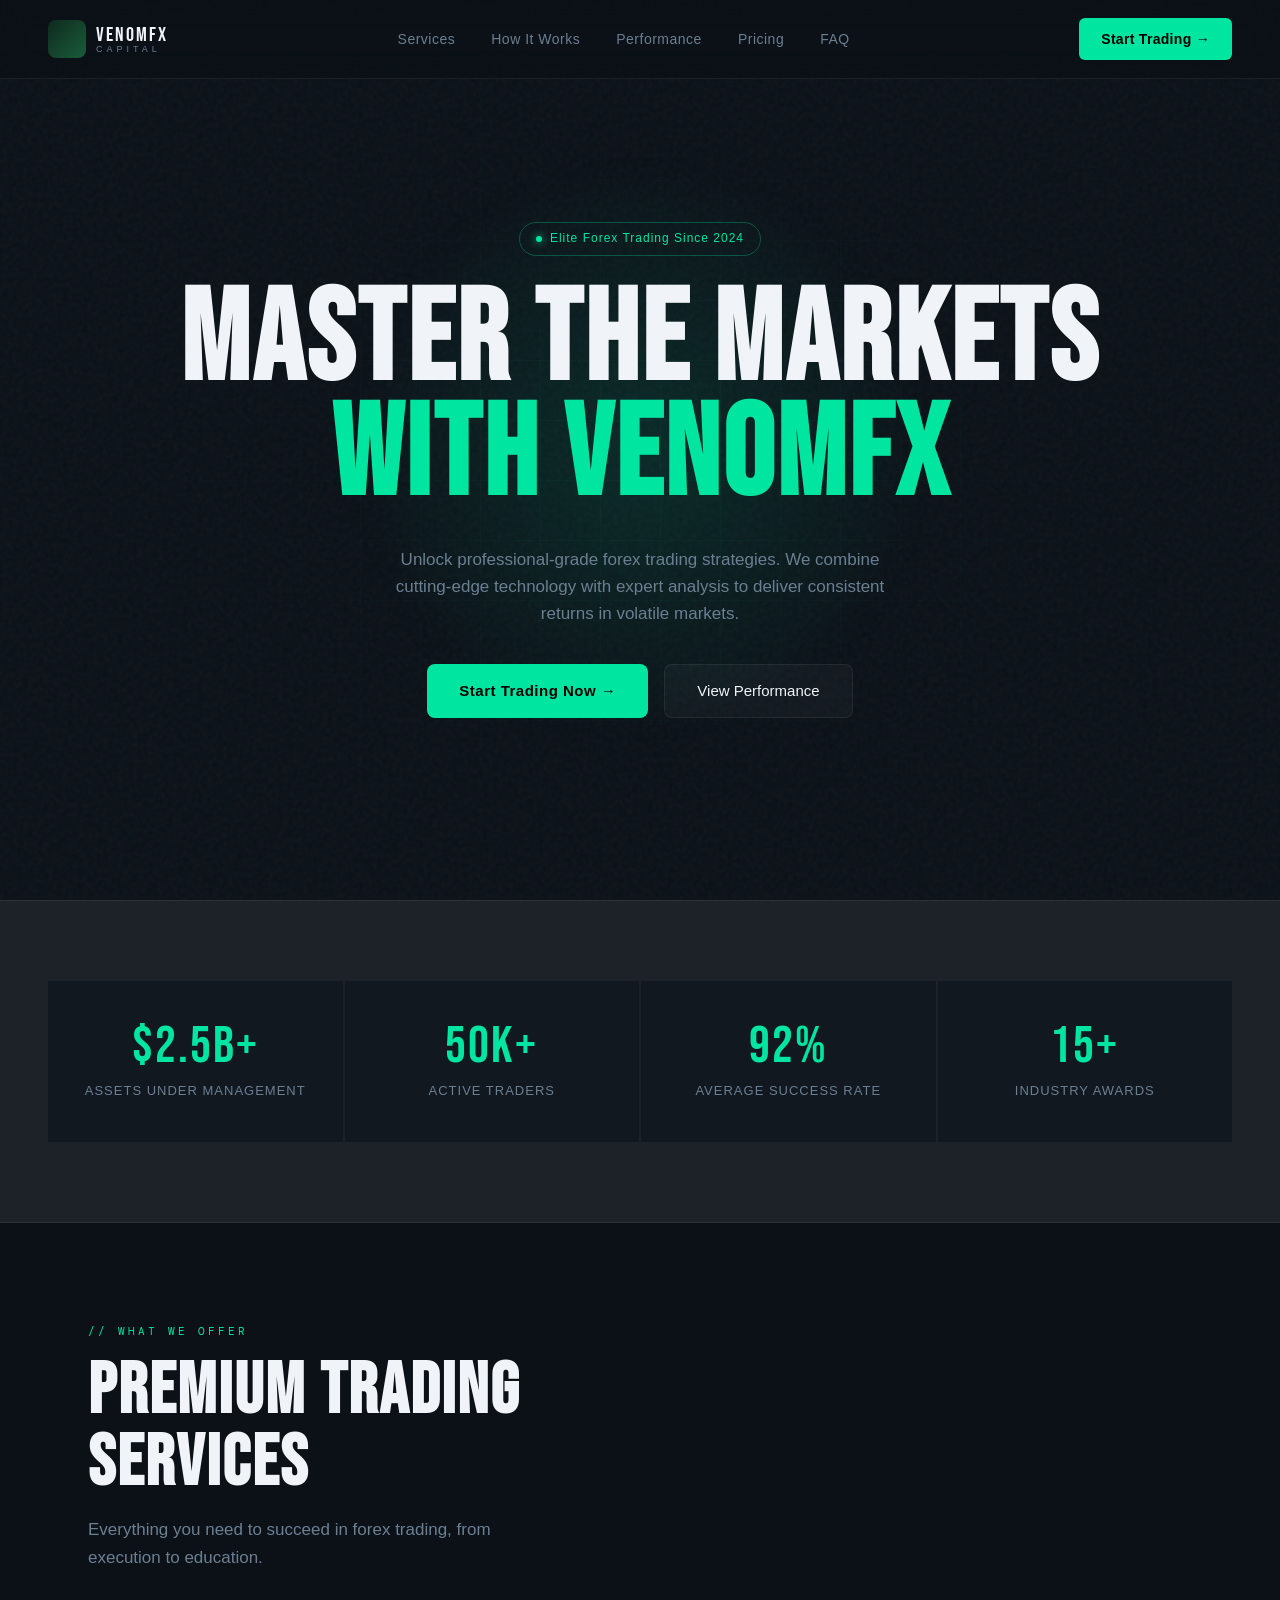
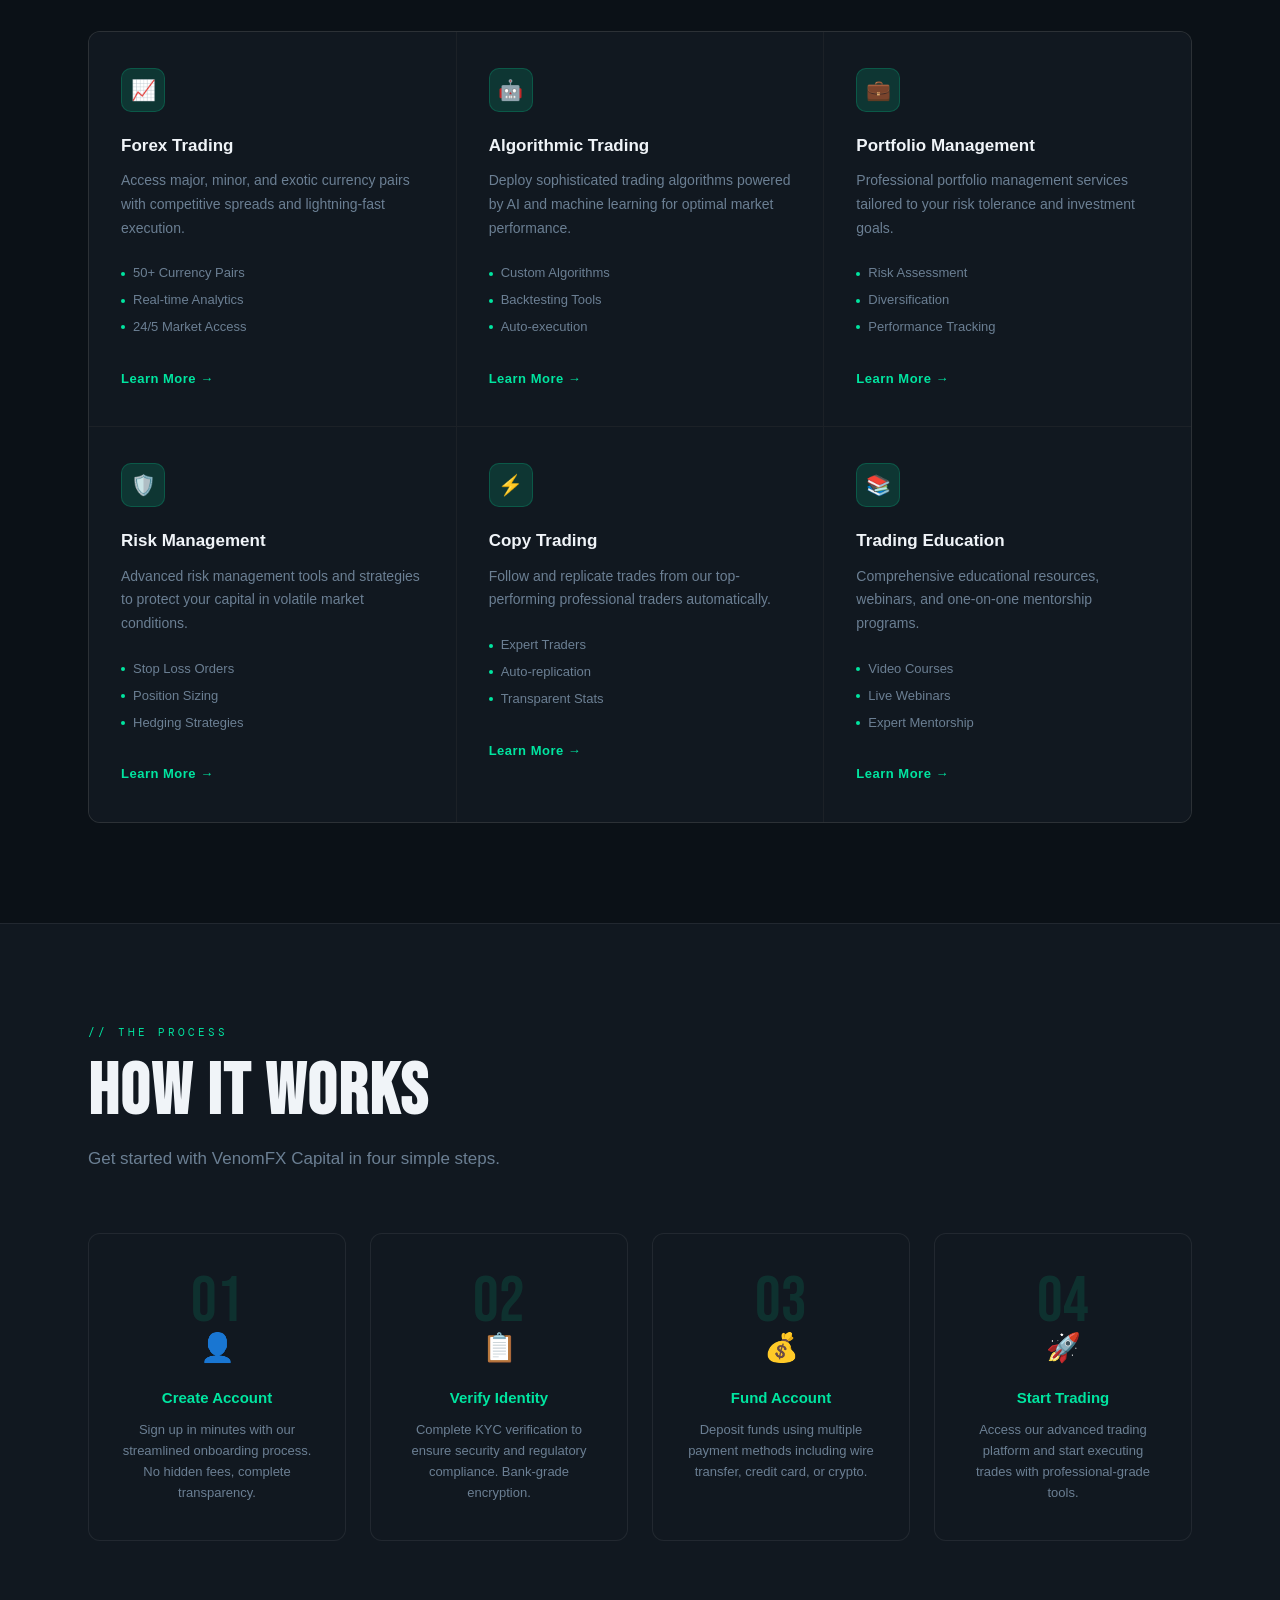
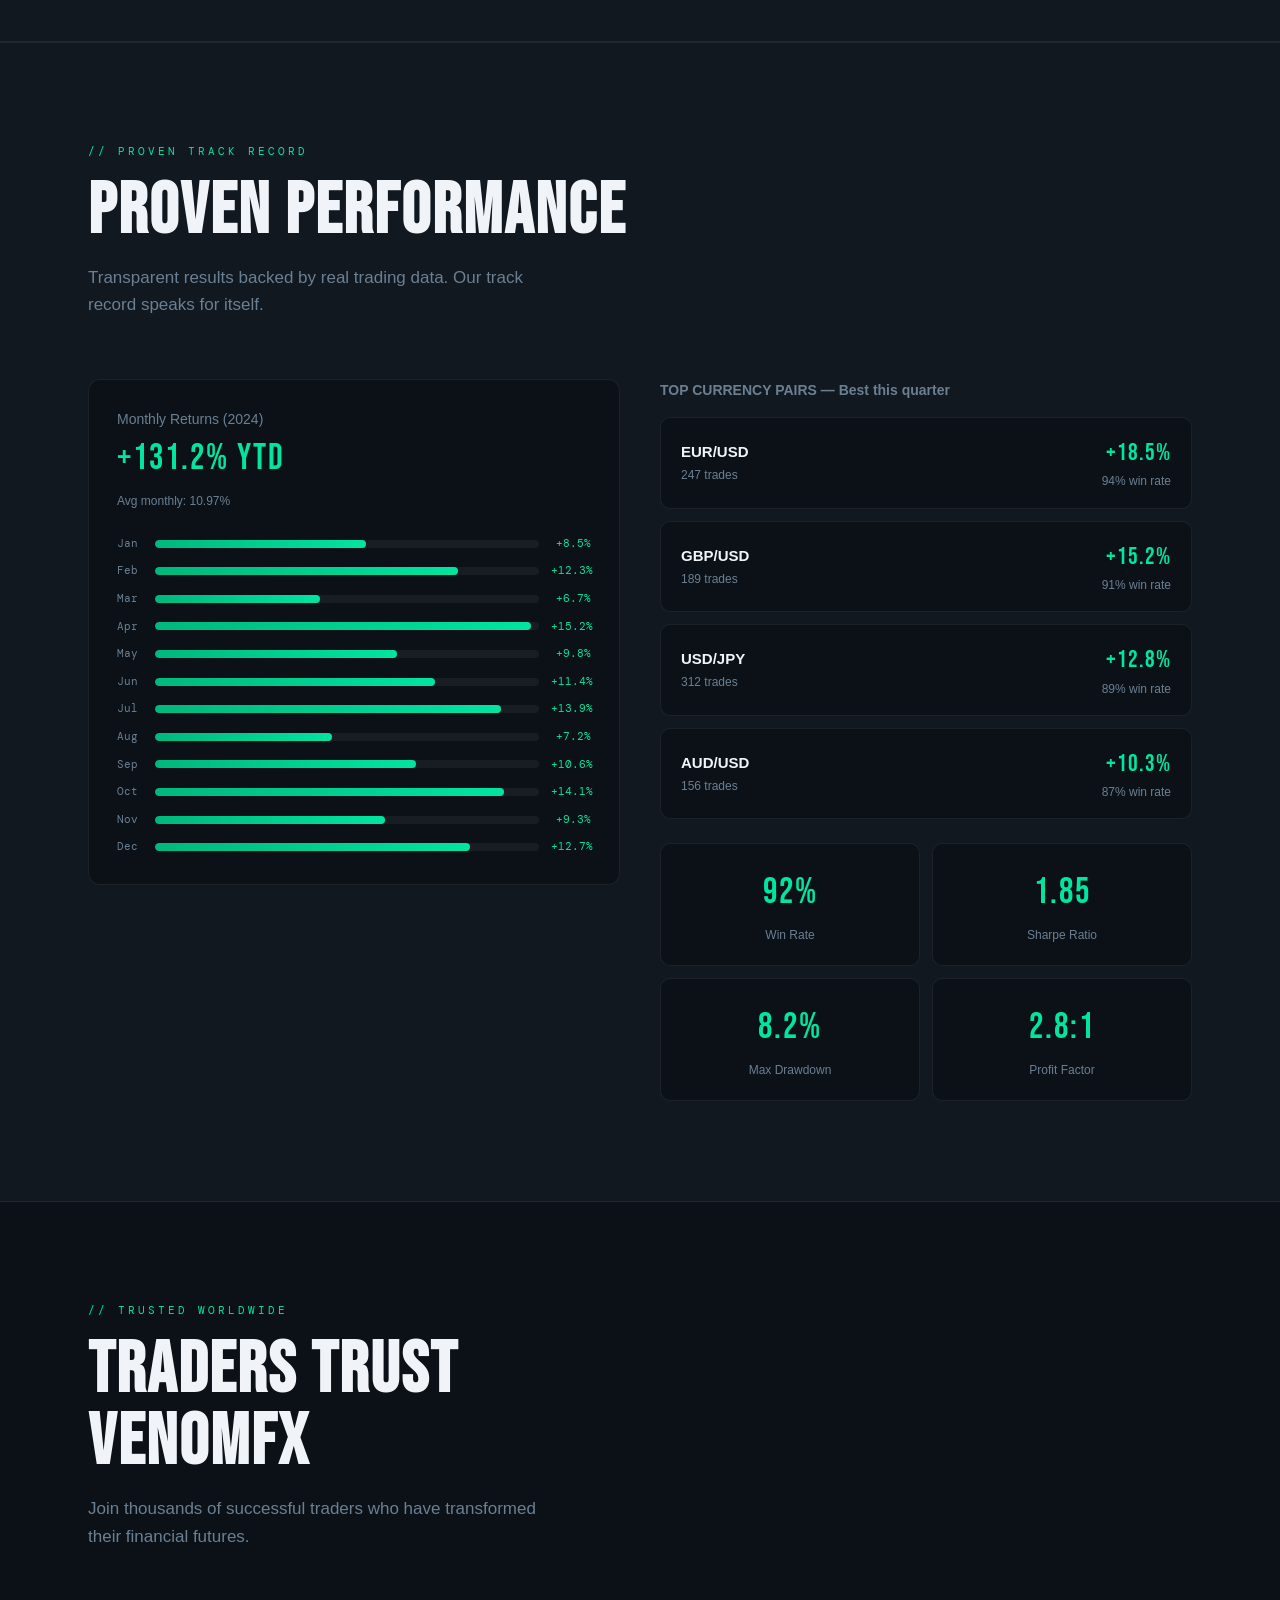
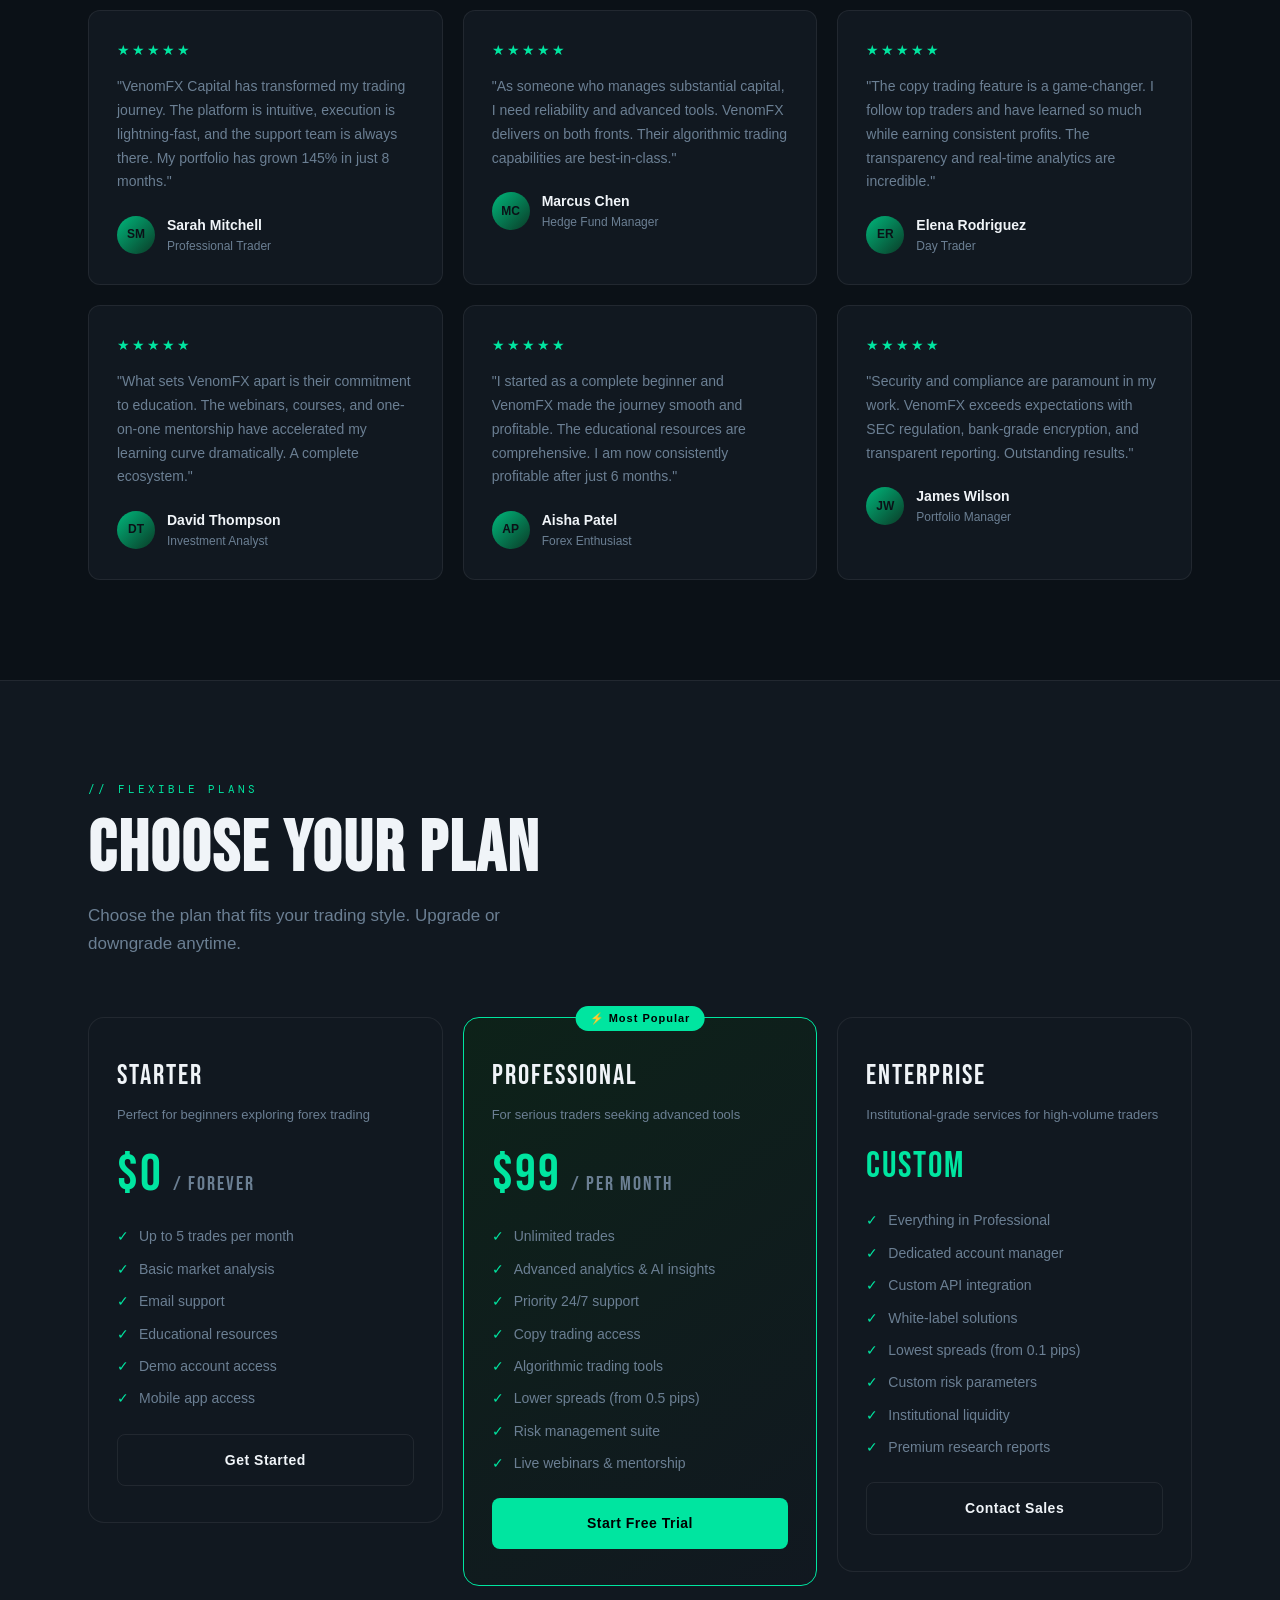
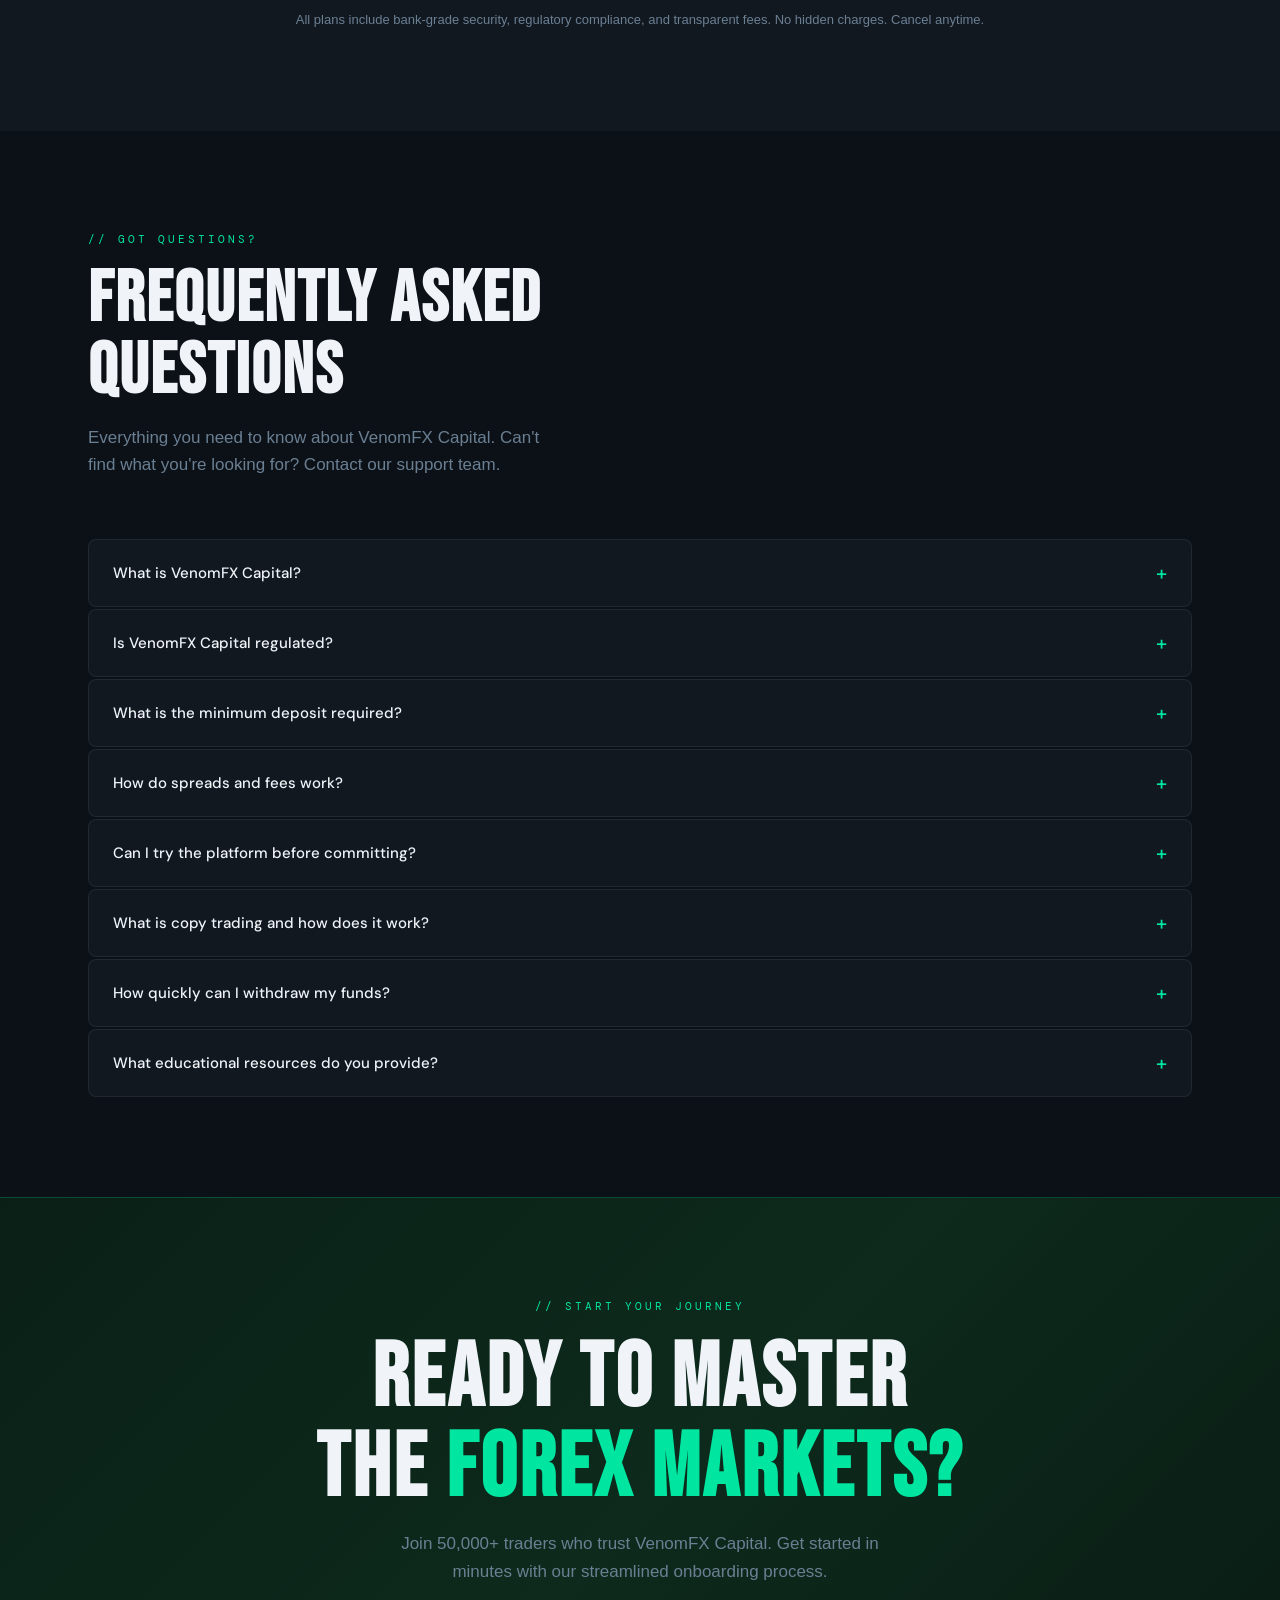
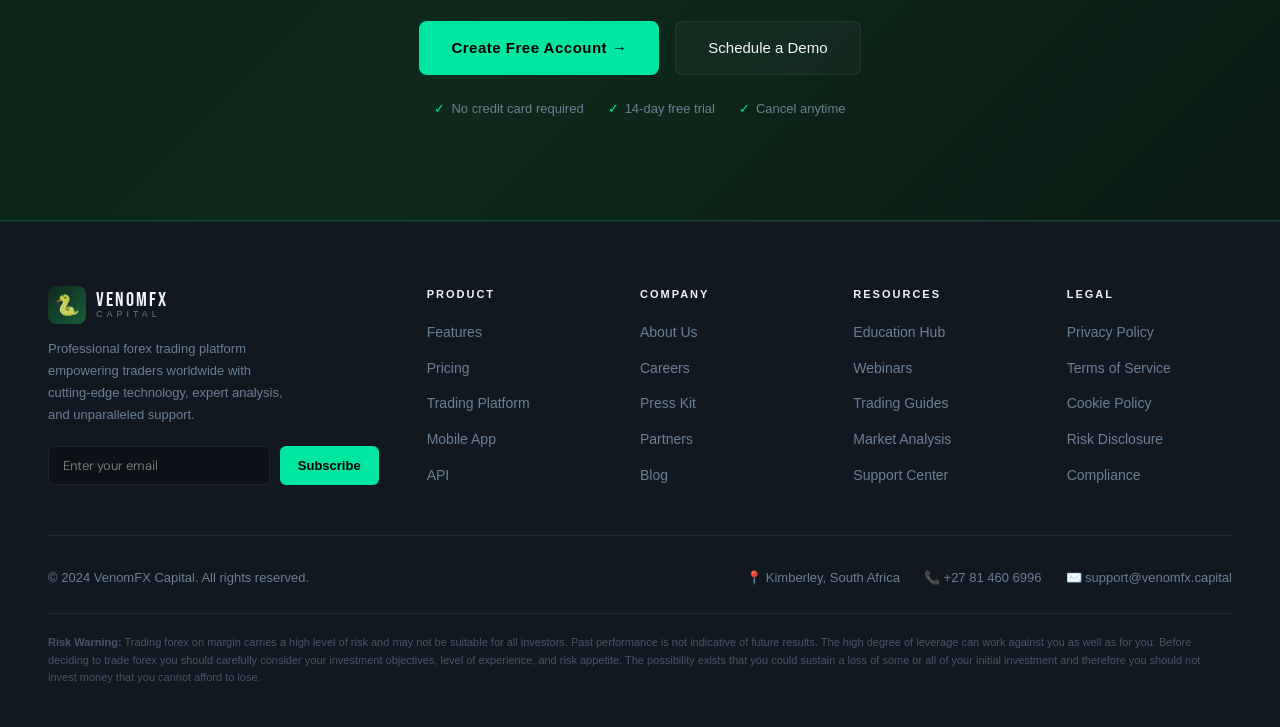
<file: Venom Fx/index.html>
<!DOCTYPE html>
<html lang="en">
<head>
  <meta charset="UTF-8" />
  <meta name="viewport" content="width=device-width, initial-scale=1.0" />
  <title>VenomFX Capital – Master the Markets</title>
  <link href="https://fonts.googleapis.com/css2?family=Bebas+Neue&family=DM+Sans:wght@300;400;500;600&family=DM+Mono:wght@400;500&display=swap" rel="stylesheet" />
  <link rel="stylesheet" href="style.css" />
</head>
<body>

<!-- NAV -->
<nav>
  <a href="#" class="logo">
    <div class="logo-icon"></div>
    <div class="logo-text">
      <span>VENOMFX</span>
      <span>CAPITAL</span>
    </div>
  </a>
  <ul class="nav-links">
    <li><a href="#services">Services</a></li>
    <li><a href="#how">How It Works</a></li>
    <li><a href="#performance">Performance</a></li>
    <li><a href="#pricing">Pricing</a></li>
    <li><a href="#faq">FAQ</a></li>
  </ul>
  <a href="#cta" class="nav-cta">Start Trading →</a>
</nav>

<!-- HERO -->
<section class="hero" id="home">
  <div class="hero-glow"></div>
  <div class="hero-grid"></div>
  <div class="badge">Elite Forex Trading Since 2024</div>
  <h1>Master the Markets<em>with VenomFX</em></h1>
  <p>Unlock professional-grade forex trading strategies. We combine cutting-edge technology with expert analysis to deliver consistent returns in volatile markets.</p>
  <div class="hero-btns">
    <a href="#cta" class="btn-primary">Start Trading Now →</a>
    <a href="#performance" class="btn-secondary">View Performance</a>
  </div>

  </div>
</section>

<!-- STATS -->
<div class="stats">
  <div class="stat-card">
    <div class="stat-number">$2.5B+</div>
    <div class="stat-label">Assets Under Management</div>
  </div>
  <div class="stat-card">
    <div class="stat-number">50K+</div>
    <div class="stat-label">Active Traders</div>
  </div>
  <div class="stat-card">
    <div class="stat-number">92%</div>
    <div class="stat-label">Average Success Rate</div>
  </div>
  <div class="stat-card">
    <div class="stat-number">15+</div>
    <div class="stat-label">Industry Awards</div>
  </div>
</div>

<!-- SERVICES -->
<section id="services">
  <div class="section-inner">
    <div class="section-label">// what we offer</div>
    <h2 class="section-title">Premium Trading<br>Services</h2>
    <p class="section-sub">Everything you need to succeed in forex trading, from execution to education.</p>
    <div class="services-grid">

      <div class="service-card">
        <div class="service-icon">📈</div>
        <h3>Forex Trading</h3>
        <p>Access major, minor, and exotic currency pairs with competitive spreads and lightning-fast execution.</p>
        <ul class="service-features">
          <li>50+ Currency Pairs</li>
          <li>Real-time Analytics</li>
          <li>24/5 Market Access</li>
        </ul>
        <a href="#" class="link-green">Learn More →</a>
      </div>

      <div class="service-card">
        <div class="service-icon">🤖</div>
        <h3>Algorithmic Trading</h3>
        <p>Deploy sophisticated trading algorithms powered by AI and machine learning for optimal market performance.</p>
        <ul class="service-features">
          <li>Custom Algorithms</li>
          <li>Backtesting Tools</li>
          <li>Auto-execution</li>
        </ul>
        <a href="#" class="link-green">Learn More →</a>
      </div>

      <div class="service-card">
        <div class="service-icon">💼</div>
        <h3>Portfolio Management</h3>
        <p>Professional portfolio management services tailored to your risk tolerance and investment goals.</p>
        <ul class="service-features">
          <li>Risk Assessment</li>
          <li>Diversification</li>
          <li>Performance Tracking</li>
        </ul>
        <a href="#" class="link-green">Learn More →</a>
      </div>

      <div class="service-card">
        <div class="service-icon">🛡️</div>
        <h3>Risk Management</h3>
        <p>Advanced risk management tools and strategies to protect your capital in volatile market conditions.</p>
        <ul class="service-features">
          <li>Stop Loss Orders</li>
          <li>Position Sizing</li>
          <li>Hedging Strategies</li>
        </ul>
        <a href="#" class="link-green">Learn More →</a>
      </div>

      <div class="service-card">
        <div class="service-icon">⚡</div>
        <h3>Copy Trading</h3>
        <p>Follow and replicate trades from our top-performing professional traders automatically.</p>
        <ul class="service-features">
          <li>Expert Traders</li>
          <li>Auto-replication</li>
          <li>Transparent Stats</li>
        </ul>
        <a href="#" class="link-green">Learn More →</a>
      </div>

      <div class="service-card">
        <div class="service-icon">📚</div>
        <h3>Trading Education</h3>
        <p>Comprehensive educational resources, webinars, and one-on-one mentorship programs.</p>
        <ul class="service-features">
          <li>Video Courses</li>
          <li>Live Webinars</li>
          <li>Expert Mentorship</li>
        </ul>
        <a href="#" class="link-green">Learn More →</a>
      </div>

    </div>
  </div>
</section>

<!-- HOW IT WORKS -->
<section id="how" style="background: var(--surface); border-top: 1px solid var(--border); border-bottom: 1px solid var(--border);">
  <div class="section-inner">
    <div class="section-label">// the process</div>
    <h2 class="section-title">How It Works</h2>
    <p class="section-sub">Get started with VenomFX Capital in four simple steps.</p>
    <div class="steps">
      <div class="step">
        <div class="step-num">01</div>
        <span class="step-icon">👤</span>
        <h3>Create Account</h3>
        <p>Sign up in minutes with our streamlined onboarding process. No hidden fees, complete transparency.</p>
      </div>
      <div class="step">
        <div class="step-num">02</div>
        <span class="step-icon">📋</span>
        <h3>Verify Identity</h3>
        <p>Complete KYC verification to ensure security and regulatory compliance. Bank-grade encryption.</p>
      </div>
      <div class="step">
        <div class="step-num">03</div>
        <span class="step-icon">💰</span>
        <h3>Fund Account</h3>
        <p>Deposit funds using multiple payment methods including wire transfer, credit card, or crypto.</p>
      </div>
      <div class="step">
        <div class="step-num">04</div>
        <span class="step-icon">🚀</span>
        <h3>Start Trading</h3>
        <p>Access our advanced trading platform and start executing trades with professional-grade tools.</p>
      </div>
    </div>
  </div>
</section>

<!-- PERFORMANCE -->
<section id="performance" class="perf-bg">
  <div class="section-inner">
    <div class="section-label">// proven track record</div>
    <h2 class="section-title">Proven Performance</h2>
    <p class="section-sub">Transparent results backed by real trading data. Our track record speaks for itself.</p>

    <div class="perf-grid">
      <!-- Chart -->
      <div>
        <div class="chart-wrap">
          <div class="chart-header">
            <div>
              <div class="chart-title">Monthly Returns (2024)</div>
              <div class="chart-ytd">+131.2% YTD</div>
              <div style="font-size:12px;color:var(--muted);margin-top:4px;">Avg monthly: 10.97%</div>
            </div>
          </div>
          <div class="bars">
            <div class="bar-row"><span class="bar-label">Jan</span><div class="bar-track"><div class="bar-fill" style="width:55%"></div></div><span class="bar-val">+8.5%</span></div>
            <div class="bar-row"><span class="bar-label">Feb</span><div class="bar-track"><div class="bar-fill" style="width:79%"></div></div><span class="bar-val">+12.3%</span></div>
            <div class="bar-row"><span class="bar-label">Mar</span><div class="bar-track"><div class="bar-fill" style="width:43%"></div></div><span class="bar-val">+6.7%</span></div>
            <div class="bar-row"><span class="bar-label">Apr</span><div class="bar-track"><div class="bar-fill" style="width:98%"></div></div><span class="bar-val">+15.2%</span></div>
            <div class="bar-row"><span class="bar-label">May</span><div class="bar-track"><div class="bar-fill" style="width:63%"></div></div><span class="bar-val">+9.8%</span></div>
            <div class="bar-row"><span class="bar-label">Jun</span><div class="bar-track"><div class="bar-fill" style="width:73%"></div></div><span class="bar-val">+11.4%</span></div>
            <div class="bar-row"><span class="bar-label">Jul</span><div class="bar-track"><div class="bar-fill" style="width:90%"></div></div><span class="bar-val">+13.9%</span></div>
            <div class="bar-row"><span class="bar-label">Aug</span><div class="bar-track"><div class="bar-fill" style="width:46%"></div></div><span class="bar-val">+7.2%</span></div>
            <div class="bar-row"><span class="bar-label">Sep</span><div class="bar-track"><div class="bar-fill" style="width:68%"></div></div><span class="bar-val">+10.6%</span></div>
            <div class="bar-row"><span class="bar-label">Oct</span><div class="bar-track"><div class="bar-fill" style="width:91%"></div></div><span class="bar-val">+14.1%</span></div>
            <div class="bar-row"><span class="bar-label">Nov</span><div class="bar-track"><div class="bar-fill" style="width:60%"></div></div><span class="bar-val">+9.3%</span></div>
            <div class="bar-row"><span class="bar-label">Dec</span><div class="bar-track"><div class="bar-fill" style="width:82%"></div></div><span class="bar-val">+12.7%</span></div>
          </div>
        </div>
      </div>

      <!-- Right side -->
      <div>
        <h3 style="font-size:14px;color:var(--muted);margin-bottom:16px;">TOP CURRENCY PAIRS — Best this quarter</h3>
        <div class="pairs-grid">
          <div class="pair-card">
            <div><div class="pair-name">EUR/USD</div><div class="pair-trades">247 trades</div></div>
            <div class="pair-right"><div class="pair-return">+18.5%</div><div class="pair-win">94% win rate</div></div>
          </div>
          <div class="pair-card">
            <div><div class="pair-name">GBP/USD</div><div class="pair-trades">189 trades</div></div>
            <div class="pair-right"><div class="pair-return">+15.2%</div><div class="pair-win">91% win rate</div></div>
          </div>
          <div class="pair-card">
            <div><div class="pair-name">USD/JPY</div><div class="pair-trades">312 trades</div></div>
            <div class="pair-right"><div class="pair-return">+12.8%</div><div class="pair-win">89% win rate</div></div>
          </div>
          <div class="pair-card">
            <div><div class="pair-name">AUD/USD</div><div class="pair-trades">156 trades</div></div>
            <div class="pair-right"><div class="pair-return">+10.3%</div><div class="pair-win">87% win rate</div></div>
          </div>
        </div>

        <div class="perf-metrics">
          <div class="metric-card"><div class="metric-val">92%</div><div class="metric-label">Win Rate</div></div>
          <div class="metric-card"><div class="metric-val">1.85</div><div class="metric-label">Sharpe Ratio</div></div>
          <div class="metric-card"><div class="metric-val">8.2%</div><div class="metric-label">Max Drawdown</div></div>
          <div class="metric-card"><div class="metric-val">2.8:1</div><div class="metric-label">Profit Factor</div></div>
        </div>
      </div>
    </div>
  </div>
</section>

<!-- TESTIMONIALS -->
<section id="testimonials">
  <div class="section-inner">
    <div class="section-label">// trusted worldwide</div>
    <h2 class="section-title">Traders Trust<br>VenomFX</h2>
    <p class="section-sub">Join thousands of successful traders who have transformed their financial futures.</p>

    <div class="testi-grid">
      <div class="testi-card">
        <div class="stars">★★★★★</div>
        <p>"VenomFX Capital has transformed my trading journey. The platform is intuitive, execution is lightning-fast, and the support team is always there. My portfolio has grown 145% in just 8 months."</p>
        <div class="testi-author">
          <div class="avatar">SM</div>
          <div><div class="author-name">Sarah Mitchell</div><div class="author-role">Professional Trader</div></div>
        </div>
      </div>
      <div class="testi-card">
        <div class="stars">★★★★★</div>
        <p>"As someone who manages substantial capital, I need reliability and advanced tools. VenomFX delivers on both fronts. Their algorithmic trading capabilities are best-in-class."</p>
        <div class="testi-author">
          <div class="avatar">MC</div>
          <div><div class="author-name">Marcus Chen</div><div class="author-role">Hedge Fund Manager</div></div>
        </div>
      </div>
      <div class="testi-card">
        <div class="stars">★★★★★</div>
        <p>"The copy trading feature is a game-changer. I follow top traders and have learned so much while earning consistent profits. The transparency and real-time analytics are incredible."</p>
        <div class="testi-author">
          <div class="avatar">ER</div>
          <div><div class="author-name">Elena Rodriguez</div><div class="author-role">Day Trader</div></div>
        </div>
      </div>
      <div class="testi-card">
        <div class="stars">★★★★★</div>
        <p>"What sets VenomFX apart is their commitment to education. The webinars, courses, and one-on-one mentorship have accelerated my learning curve dramatically. A complete ecosystem."</p>
        <div class="testi-author">
          <div class="avatar">DT</div>
          <div><div class="author-name">David Thompson</div><div class="author-role">Investment Analyst</div></div>
        </div>
      </div>
      <div class="testi-card">
        <div class="stars">★★★★★</div>
        <p>"I started as a complete beginner and VenomFX made the journey smooth and profitable. The educational resources are comprehensive. I am now consistently profitable after just 6 months."</p>
        <div class="testi-author">
          <div class="avatar">AP</div>
          <div><div class="author-name">Aisha Patel</div><div class="author-role">Forex Enthusiast</div></div>
        </div>
      </div>
      <div class="testi-card">
        <div class="stars">★★★★★</div>
        <p>"Security and compliance are paramount in my work. VenomFX exceeds expectations with SEC regulation, bank-grade encryption, and transparent reporting. Outstanding results."</p>
        <div class="testi-author">
          <div class="avatar">JW</div>
          <div><div class="author-name">James Wilson</div><div class="author-role">Portfolio Manager</div></div>
        </div>
      </div>
    </div>
  </div>
</section>

<!-- PRICING -->
<section id="pricing" style="background: var(--surface); border-top: 1px solid var(--border);">
  <div class="section-inner">
    <div class="section-label">// flexible plans</div>
    <h2 class="section-title">Choose Your Plan</h2>
    <p class="section-sub">Choose the plan that fits your trading style. Upgrade or downgrade anytime.</p>

    <div class="pricing-grid">

      <div class="price-card">
        <div class="plan-name">Starter</div>
        <div class="plan-desc">Perfect for beginners exploring forex trading</div>
        <div class="plan-price">$0 <span>/ forever</span></div>
        <ul class="plan-features">
          <li><span class="check">✓</span> Up to 5 trades per month</li>
          <li><span class="check">✓</span> Basic market analysis</li>
          <li><span class="check">✓</span> Email support</li>
          <li><span class="check">✓</span> Educational resources</li>
          <li><span class="check">✓</span> Demo account access</li>
          <li><span class="check">✓</span> Mobile app access</li>
        </ul>
        <a href="#" class="plan-btn outline">Get Started</a>
      </div>

      <div class="price-card featured">
        <div class="popular-tag">⚡ Most Popular</div>
        <div class="plan-name">Professional</div>
        <div class="plan-desc">For serious traders seeking advanced tools</div>
        <div class="plan-price">$99 <span>/ per month</span></div>
        <ul class="plan-features">
          <li><span class="check">✓</span> Unlimited trades</li>
          <li><span class="check">✓</span> Advanced analytics & AI insights</li>
          <li><span class="check">✓</span> Priority 24/7 support</li>
          <li><span class="check">✓</span> Copy trading access</li>
          <li><span class="check">✓</span> Algorithmic trading tools</li>
          <li><span class="check">✓</span> Lower spreads (from 0.5 pips)</li>
          <li><span class="check">✓</span> Risk management suite</li>
          <li><span class="check">✓</span> Live webinars & mentorship</li>
        </ul>
        <a href="#" class="plan-btn solid">Start Free Trial</a>
      </div>

      <div class="price-card">
        <div class="plan-name">Enterprise</div>
        <div class="plan-desc">Institutional-grade services for high-volume traders</div>
        <div class="plan-price" style="font-size:36px">Custom</div>
        <ul class="plan-features">
          <li><span class="check">✓</span> Everything in Professional</li>
          <li><span class="check">✓</span> Dedicated account manager</li>
          <li><span class="check">✓</span> Custom API integration</li>
          <li><span class="check">✓</span> White-label solutions</li>
          <li><span class="check">✓</span> Lowest spreads (from 0.1 pips)</li>
          <li><span class="check">✓</span> Custom risk parameters</li>
          <li><span class="check">✓</span> Institutional liquidity</li>
          <li><span class="check">✓</span> Premium research reports</li>
        </ul>
        <a href="#" class="plan-btn outline">Contact Sales</a>
      </div>

    </div>
    <p style="text-align:center;margin-top:24px;font-size:13px;color:var(--muted);">
      All plans include bank-grade security, regulatory compliance, and transparent fees. No hidden charges. Cancel anytime.
    </p>
  </div>
</section>

<!-- FAQ -->
<section id="faq">
  <div class="section-inner">
    <div class="section-label">// got questions?</div>
    <h2 class="section-title">Frequently Asked<br>Questions</h2>
    <p class="section-sub">Everything you need to know about VenomFX Capital. Can't find what you're looking for? Contact our support team.</p>

    <div class="faq-list">
      <div class="faq-item">
        <button class="faq-q" onclick="toggleFaq(this)">
          What is VenomFX Capital?
          <span class="faq-icon">+</span>
        </button>
        <div class="faq-a">VenomFX Capital is a professional forex trading platform that combines cutting-edge technology with expert analysis to deliver consistent returns. We serve both beginner and institutional traders with a full suite of tools, education, and support.</div>
      </div>
      <div class="faq-item">
        <button class="faq-q" onclick="toggleFaq(this)">
          Is VenomFX Capital regulated?
          <span class="faq-icon">+</span>
        </button>
        <div class="faq-a">Yes. VenomFX Capital operates under SEC regulation with full compliance and bank-grade encryption across all accounts and transactions. We adhere to the highest standards of financial security and transparency.</div>
      </div>
      <div class="faq-item">
        <button class="faq-q" onclick="toggleFaq(this)">
          What is the minimum deposit required?
          <span class="faq-icon">+</span>
        </button>
        <div class="faq-a">Our Starter plan is completely free with no deposit required for demo access. For live trading, minimum deposit requirements vary by account type. Contact our support team for specific details tailored to your trading goals.</div>
      </div>
      <div class="faq-item">
        <button class="faq-q" onclick="toggleFaq(this)">
          How do spreads and fees work?
          <span class="faq-icon">+</span>
        </button>
        <div class="faq-a">Spreads start from 0.5 pips on the Professional plan and as low as 0.1 pips on Enterprise. We have no hidden charges — all fees are disclosed upfront. There are no commissions on most standard trades.</div>
      </div>
      <div class="faq-item">
        <button class="faq-q" onclick="toggleFaq(this)">
          Can I try the platform before committing?
          <span class="faq-icon">+</span>
        </button>
        <div class="faq-a">Absolutely. Our Starter plan includes a free demo account so you can explore the full platform risk-free. The Professional plan also comes with a 14-day free trial — no credit card required.</div>
      </div>
      <div class="faq-item">
        <button class="faq-q" onclick="toggleFaq(this)">
          What is copy trading and how does it work?
          <span class="faq-icon">+</span>
        </button>
        <div class="faq-a">Copy trading lets you automatically replicate the trades of our top-performing professional traders in real time. You choose which traders to follow based on their transparent performance stats, and their trades are mirrored in your account proportionally.</div>
      </div>
      <div class="faq-item">
        <button class="faq-q" onclick="toggleFaq(this)">
          How quickly can I withdraw my funds?
          <span class="faq-icon">+</span>
        </button>
        <div class="faq-a">Withdrawals are processed promptly. Bank wire transfers typically take 1–3 business days. Crypto withdrawals are generally faster. Our team works diligently to ensure all withdrawals are handled securely and efficiently.</div>
      </div>
      <div class="faq-item">
        <button class="faq-q" onclick="toggleFaq(this)">
          What educational resources do you provide?
          <span class="faq-icon">+</span>
        </button>
        <div class="faq-a">We offer a comprehensive education hub including video courses, live webinars, one-on-one mentorship sessions, trading guides, and market analysis. Whether you're a beginner or advanced trader, there's always something to sharpen your edge.</div>
      </div>
    </div>
  </div>
</section>

<!-- CTA -->
<section class="cta-banner" id="cta">
  <div class="cta-inner">
    <div class="section-label" style="margin-bottom:20px;">// start your journey</div>
    <h2>Ready to Master<br>the <em>Forex Markets?</em></h2>
    <p>Join 50,000+ traders who trust VenomFX Capital. Get started in minutes with our streamlined onboarding process.</p>
    <div class="hero-btns">
      <a href="#" class="btn-primary">Create Free Account →</a>
      <a href="#" class="btn-secondary">Schedule a Demo</a>
    </div>
    <div class="cta-disclaimers">
      <span>No credit card required</span>
      <span>14-day free trial</span>
      <span>Cancel anytime</span>
    </div>
  </div>
</section>

<!-- FOOTER -->
<footer>
  <div class="footer-grid">
    <div class="footer-brand">
      <a href="#" class="logo" style="margin-bottom:12px;">
        <div class="logo-icon">🐍</div>
        <div class="logo-text">
          <span>VENOMFX</span>
          <span>CAPITAL</span>
        </div>
      </a>
      <p>Professional forex trading platform empowering traders worldwide with cutting-edge technology, expert analysis, and unparalleled support.</p>
      <div class="newsletter" style="margin-top:20px;">
        <input type="email" placeholder="Enter your email" />
        <button>Subscribe</button>
      </div>
    </div>

    <div class="footer-col">
      <h4>Product</h4>
      <ul>
        <li><a href="#">Features</a></li>
        <li><a href="#">Pricing</a></li>
        <li><a href="#">Trading Platform</a></li>
        <li><a href="#">Mobile App</a></li>
        <li><a href="#">API</a></li>
      </ul>
    </div>

    <div class="footer-col">
      <h4>Company</h4>
      <ul>
        <li><a href="#">About Us</a></li>
        <li><a href="#">Careers</a></li>
        <li><a href="#">Press Kit</a></li>
        <li><a href="#">Partners</a></li>
        <li><a href="#">Blog</a></li>
      </ul>
    </div>

    <div class="footer-col">
      <h4>Resources</h4>
      <ul>
        <li><a href="#">Education Hub</a></li>
        <li><a href="#">Webinars</a></li>
        <li><a href="#">Trading Guides</a></li>
        <li><a href="#">Market Analysis</a></li>
        <li><a href="#">Support Center</a></li>
      </ul>
    </div>

    <div class="footer-col">
      <h4>Legal</h4>
      <ul>
        <li><a href="#">Privacy Policy</a></li>
        <li><a href="#">Terms of Service</a></li>
        <li><a href="#">Cookie Policy</a></li>
        <li><a href="#">Risk Disclosure</a></li>
        <li><a href="#">Compliance</a></li>
      </ul>
    </div>
  </div>

  <div class="footer-bottom">
    <div class="footer-copyright">© 2024 VenomFX Capital. All rights reserved.</div>
    <div class="footer-contact">
      <span>📍 Kimberley, South Africa</span>
      <span>📞 +27 81 460 6996</span>
      <span>✉️ support@venomfx.capital</span>
    </div>
  </div>

  <div class="risk-warning">
    <strong>Risk Warning:</strong> Trading forex on margin carries a high level of risk and may not be suitable for all investors. Past performance is not indicative of future results. The high degree of leverage can work against you as well as for you. Before deciding to trade forex you should carefully consider your investment objectives, level of experience, and risk appetite. The possibility exists that you could sustain a loss of some or all of your initial investment and therefore you should not invest money that you cannot afford to lose.
  </div>
</footer>

<script>
  function toggleFaq(btn) {
    const item = btn.closest('.faq-item');
    const isOpen = item.classList.contains('open');
    document.querySelectorAll('.faq-item.open').forEach(el => el.classList.remove('open'));
    if (!isOpen) item.classList.add('open');
  }

  // Scroll reveal
  const observer = new IntersectionObserver((entries) => {
    entries.forEach(e => {
      if (e.isIntersecting) {
        e.target.style.opacity = '1';
        e.target.style.transform = 'translateY(0)';
      }
    });
  }, { threshold: 0.1 });

  document.querySelectorAll('.service-card, .step, .testi-card, .price-card, .stat-card, .pair-card, .metric-card').forEach(el => {
    el.style.opacity = '0';
    el.style.transform = 'translateY(20px)';
    el.style.transition = 'opacity 0.6s ease, transform 0.6s ease';
    observer.observe(el);
  });
</script>

</body>
</html>
</file>
<file: Venom Fx/style.css>
/* ── CSS VARIABLES ── */
:root {
  --bg: #0b1117;
  --surface: #111820;
  --surface2: #161f29;
  --border: rgba(255,255,255,0.07);
  --green: #00e5a0;
  --green-dim: #00b87c;
  --green-glow: rgba(0,229,160,0.15);
  --white: #f0f4f8;
  --muted: #6b7f93;
  --accent: #1bffb4;
}

/* ── RESET ── */
*, *::before, *::after { box-sizing: border-box; margin: 0; padding: 0; }

html { scroll-behavior: smooth; }

body {
  background: var(--bg);
  color: var(--white);
  font-family: Arial, Helvetica, sans-serif;
  font-size: 16px;
  line-height: 1.6;
  overflow-x: hidden;
}

/* ── NOISE OVERLAY ── */
body::before {
  content: '';
  position: fixed;
  inset: 0;
  background-image: url("data:image/svg+xml,%3Csvg viewBox='0 0 200 200' xmlns='http://www.w3.org/2000/svg'%3E%3Cfilter id='n'%3E%3CfeTurbulence type='fractalNoise' baseFrequency='0.9' numOctaves='4' stitchTiles='stitch'/%3E%3C/filter%3E%3Crect width='100%25' height='100%25' filter='url(%23n)' opacity='0.04'/%3E%3C/svg%3E");
  pointer-events: none;
  z-index: 0;
}

/* ── NAV ── */
nav {
  position: fixed;
  top: 0; left: 0; right: 0;
  z-index: 100;
  display: flex;
  align-items: center;
  justify-content: space-between;
  padding: 18px 48px;
  background: rgba(11,17,23,0.85);
  backdrop-filter: blur(16px);
  border-bottom: 1px solid var(--border);
}

.logo {
  display: flex;
  align-items: center;
  gap: 10px;
  text-decoration: none;
}

.logo-icon {
  width: 38px;
  height: 38px;
  border-radius: 8px;
  background: linear-gradient(135deg, #0f2a1e, #1a5c3a);
  display: flex;
  align-items: center;
  justify-content: center;
  font-size: 20px;
}

.logo-text { display: flex; flex-direction: column; line-height: 1; }
.logo-text span:first-child { font-family: 'Bebas Neue', sans-serif; font-size: 20px; letter-spacing: 2px; color: var(--white); }
.logo-text span:last-child { font-size: 9px; letter-spacing: 4px; color: var(--muted); }

.nav-links { display: flex; gap: 36px; list-style: none; }
.nav-links a { color: var(--muted); text-decoration: none; font-size: 14px; font-weight: 500; letter-spacing: 0.5px; transition: color 0.2s; }
.nav-links a:hover { color: var(--green); }

.nav-cta {
  background: var(--green);
  color: #000;
  padding: 10px 22px;
  border-radius: 6px;
  font-size: 14px;
  font-weight: 600;
  text-decoration: none;
  letter-spacing: 0.3px;
  transition: background 0.2s, transform 0.15s;
}
.nav-cta:hover { background: var(--accent); transform: translateY(-1px); }

/* ── HERO ── */
.hero {
  position: relative;
  min-height: 100vh;
  display: flex;
  flex-direction: column;
  align-items: center;
  justify-content: center;
  text-align: center;
  padding: 120px 24px 80px;
  overflow: hidden;
}

.hero-glow {
  position: absolute;
  width: 600px;
  height: 600px;
  border-radius: 50%;
  background: radial-gradient(circle, rgba(0,229,160,0.12) 0%, transparent 70%);
  top: 50%;
  left: 50%;
  transform: translate(-50%, -50%);
  pointer-events: none;
}

.hero-grid {
  position: absolute;
  inset: 0;
  background-image:
    linear-gradient(rgba(0,229,160,0.04) 1px, transparent 1px),
    linear-gradient(90deg, rgba(0,229,160,0.04) 1px, transparent 1px);
  background-size: 60px 60px;
  pointer-events: none;
  mask-image: radial-gradient(ellipse at center, black 0%, transparent 70%);
}

.badge {
  display: inline-flex;
  align-items: center;
  gap: 8px;
  border: 1px solid rgba(0,229,160,0.3);
  border-radius: 100px;
  padding: 6px 16px;
  font-size: 12px;
  font-weight: 500;
  color: var(--green);
  letter-spacing: 1px;
  margin-bottom: 28px;
  animation: fadeUp 0.8s ease both;
}

.badge::before {
  content: '';
  width: 6px;
  height: 6px;
  border-radius: 50%;
  background: var(--green);
  box-shadow: 0 0 8px var(--green);
  animation: pulse 2s infinite;
}

@keyframes pulse { 0%,100%{opacity:1} 50%{opacity:0.3} }

.hero h1 {
  font-family: 'Bebas Neue', sans-serif;
  font-size: clamp(64px, 10vw, 130px);
  line-height: 0.9;
  letter-spacing: 3px;
  margin-bottom: 12px;
  animation: fadeUp 0.8s ease 0.1s both;
}

.hero h1 em {
  font-style: normal;
  color: var(--green);
  display: block;
}

.hero p {
  max-width: 520px;
  color: var(--muted);
  font-size: 17px;
  margin: 20px auto 36px;
  animation: fadeUp 0.8s ease 0.2s both;
}

.hero-btns {
  display: flex;
  gap: 16px;
  justify-content: center;
  flex-wrap: wrap;
  animation: fadeUp 0.8s ease 0.3s both;
}

.btn-primary {
  background: var(--green);
  color: #000;
  padding: 14px 32px;
  border-radius: 8px;
  font-size: 15px;
  font-weight: 700;
  text-decoration: none;
  letter-spacing: 0.5px;
  transition: all 0.2s;
  display: inline-flex;
  align-items: center;
  gap: 8px;
}
.btn-primary:hover { background: var(--accent); transform: translateY(-2px); box-shadow: 0 8px 30px rgba(0,229,160,0.3); }

.btn-secondary {
  border: 1px solid var(--border);
  color: var(--white);
  padding: 14px 32px;
  border-radius: 8px;
  font-size: 15px;
  font-weight: 500;
  text-decoration: none;
  transition: all 0.2s;
  background: rgba(255,255,255,0.03);
}
.btn-secondary:hover { border-color: var(--green); color: var(--green); }

.trust-bar {
  display: flex;
  gap: 32px;
  align-items: center;
  justify-content: center;
  margin-top: 60px;
  flex-wrap: wrap;
  animation: fadeUp 0.8s ease 0.4s both;
}

.trust-item {
  display: flex;
  align-items: center;
  gap: 8px;
  color: var(--muted);
  font-size: 13px;
  font-weight: 500;
}

.trust-item svg { color: var(--green); }

@keyframes fadeUp {
  from { opacity: 0; transform: translateY(24px); }
  to { opacity: 1; transform: translateY(0); }
}

/* ── STATS ── */
.stats {
  padding: 80px 48px;
  display: grid;
  grid-template-columns: repeat(4, 1fr);
  gap: 2px;
  background: var(--border);
  border-top: 1px solid var(--border);
  border-bottom: 1px solid var(--border);
}

.stat-card {
  background: var(--surface);
  padding: 40px 32px;
  text-align: center;
  transition: background 0.2s;
}
.stat-card:hover { background: var(--surface2); }

.stat-number {
  font-family: 'Bebas Neue', sans-serif;
  font-size: 52px;
  color: var(--green);
  letter-spacing: 2px;
  line-height: 1;
}

.stat-label {
  color: var(--muted);
  font-size: 13px;
  letter-spacing: 1px;
  text-transform: uppercase;
  margin-top: 8px;
}

/* ── SECTIONS ── */
section { position: relative; }

.section-inner {
  max-width: 1200px;
  margin: 0 auto;
  padding: 100px 48px;
}

.section-label {
  font-family: 'DM Mono', monospace;
  font-size: 11px;
  letter-spacing: 3px;
  text-transform: uppercase;
  color: var(--green);
  margin-bottom: 16px;
}

.section-title {
  font-family: 'Bebas Neue', sans-serif;
  font-size: clamp(42px, 6vw, 72px);
  line-height: 1;
  letter-spacing: 2px;
  margin-bottom: 16px;
}

.section-sub {
  color: var(--muted);
  font-size: 17px;
  max-width: 480px;
  margin-bottom: 60px;
}

/* ── SERVICES ── */
.services-grid {
  display: grid;
  grid-template-columns: repeat(3, 1fr);
  gap: 1px;
  background: var(--border);
  border: 1px solid var(--border);
  border-radius: 12px;
  overflow: hidden;
}

.service-card {
  background: var(--surface);
  padding: 36px 32px;
  transition: background 0.2s;
  position: relative;
  overflow: hidden;
}

.service-card::after {
  content: '';
  position: absolute;
  bottom: 0; left: 0;
  height: 2px;
  width: 0;
  background: var(--green);
  transition: width 0.4s ease;
}
.service-card:hover::after { width: 100%; }
.service-card:hover { background: var(--surface2); }

.service-icon {
  width: 44px;
  height: 44px;
  border-radius: 10px;
  background: var(--green-glow);
  border: 1px solid rgba(0,229,160,0.2);
  display: flex;
  align-items: center;
  justify-content: center;
  margin-bottom: 20px;
  font-size: 20px;
}

.service-card h3 {
  font-size: 17px;
  font-weight: 600;
  margin-bottom: 10px;
}

.service-card p {
  font-size: 14px;
  color: var(--muted);
  line-height: 1.7;
  margin-bottom: 20px;
}

.service-features { list-style: none; margin-bottom: 24px; }
.service-features li {
  font-size: 13px;
  color: var(--muted);
  padding: 3px 0;
  display: flex;
  align-items: center;
  gap: 8px;
}
.service-features li::before {
  content: '';
  width: 4px;
  height: 4px;
  border-radius: 50%;
  background: var(--green);
  flex-shrink: 0;
}

.link-green {
  font-size: 13px;
  color: var(--green);
  text-decoration: none;
  font-weight: 600;
  letter-spacing: 0.5px;
  display: inline-flex;
  align-items: center;
  gap: 6px;
  transition: gap 0.2s;
}
.link-green:hover { gap: 10px; }

/* ── HOW IT WORKS ── */
.steps {
  display: grid;
  grid-template-columns: repeat(4, 1fr);
  gap: 24px;
}

.step {
  position: relative;
  padding: 36px 28px;
  background: var(--surface);
  border: 1px solid var(--border);
  border-radius: 12px;
  text-align: center;
  transition: border-color 0.3s, transform 0.3s;
}
.step:hover { border-color: rgba(0,229,160,0.3); transform: translateY(-4px); }

.step-num {
  font-family: 'Bebas Neue', sans-serif;
  font-size: 64px;
  color: rgba(0,229,160,0.12);
  line-height: 1;
  margin-bottom: -8px;
}

.step-icon {
  font-size: 28px;
  margin-bottom: 16px;
  display: block;
}

.step h3 {
  font-size: 15px;
  font-weight: 600;
  color: var(--green);
  margin-bottom: 10px;
}

.step p { font-size: 13px; color: var(--muted); line-height: 1.6; }

/* ── PERFORMANCE ── */
.perf-bg { background: var(--surface); border-top: 1px solid var(--border); border-bottom: 1px solid var(--border); }

.perf-grid {
  display: grid;
  grid-template-columns: 1fr 1fr;
  gap: 40px;
  align-items: start;
}

.chart-wrap {
  background: var(--bg);
  border: 1px solid var(--border);
  border-radius: 12px;
  padding: 28px;
}

.chart-header {
  display: flex;
  justify-content: space-between;
  align-items: flex-start;
  margin-bottom: 24px;
}

.chart-title { font-size: 14px; color: var(--muted); }
.chart-ytd {
  font-family: 'Bebas Neue', sans-serif;
  font-size: 36px;
  color: var(--green);
  letter-spacing: 2px;
}

.bars { display: flex; flex-direction: column; gap: 10px; }

.bar-row {
  display: flex;
  align-items: center;
  gap: 12px;
}

.bar-label { font-family: 'DM Mono', monospace; font-size: 11px; color: var(--muted); width: 26px; }

.bar-track {
  flex: 1;
  height: 8px;
  background: rgba(255,255,255,0.05);
  border-radius: 4px;
  overflow: hidden;
}

.bar-fill {
  height: 100%;
  border-radius: 4px;
  background: linear-gradient(90deg, var(--green-dim), var(--green));
  animation: barGrow 1s ease both;
}

@keyframes barGrow { from { width: 0 !important; } }

.bar-val { font-family: 'DM Mono', monospace; font-size: 11px; color: var(--green); width: 40px; text-align: right; }

.pairs-grid {
  display: flex;
  flex-direction: column;
  gap: 12px;
  margin-top: 16px;
}

.pair-card {
  background: var(--bg);
  border: 1px solid var(--border);
  border-radius: 10px;
  padding: 16px 20px;
  display: flex;
  justify-content: space-between;
  align-items: center;
  transition: border-color 0.2s;
}
.pair-card:hover { border-color: rgba(0,229,160,0.3); }

.pair-name { font-weight: 600; font-size: 15px; }
.pair-trades { font-size: 12px; color: var(--muted); margin-top: 2px; }

.pair-right { text-align: right; }
.pair-return { font-family: 'Bebas Neue', sans-serif; font-size: 24px; color: var(--green); letter-spacing: 1px; }
.pair-win { font-size: 12px; color: var(--muted); }

.perf-metrics {
  display: grid;
  grid-template-columns: 1fr 1fr;
  gap: 12px;
  margin-top: 24px;
}

.metric-card {
  background: var(--bg);
  border: 1px solid var(--border);
  border-radius: 10px;
  padding: 20px;
  text-align: center;
}

.metric-val {
  font-family: 'Bebas Neue', sans-serif;
  font-size: 36px;
  color: var(--green);
  letter-spacing: 2px;
}

.metric-label { font-size: 12px; color: var(--muted); margin-top: 4px; }

/* ── TESTIMONIALS ── */
.testi-grid {
  display: grid;
  grid-template-columns: repeat(3, 1fr);
  gap: 20px;
}

.testi-card {
  background: var(--surface);
  border: 1px solid var(--border);
  border-radius: 12px;
  padding: 28px;
  transition: border-color 0.3s, transform 0.3s;
}
.testi-card:hover { border-color: rgba(0,229,160,0.25); transform: translateY(-3px); }

.stars { color: var(--green); font-size: 14px; margin-bottom: 14px; letter-spacing: 2px; }

.testi-card p { font-size: 14px; color: var(--muted); line-height: 1.7; margin-bottom: 20px; }

.testi-author { display: flex; align-items: center; gap: 12px; }

.avatar {
  width: 38px;
  height: 38px;
  border-radius: 50%;
  background: linear-gradient(135deg, var(--green-dim), #0a3a26);
  display: flex;
  align-items: center;
  justify-content: center;
  font-size: 12px;
  font-weight: 700;
  color: var(--bg);
  flex-shrink: 0;
}

.author-name { font-size: 14px; font-weight: 600; }
.author-role { font-size: 12px; color: var(--muted); }

/* ── PRICING ── */
.pricing-grid {
  display: grid;
  grid-template-columns: repeat(3, 1fr);
  gap: 20px;
  align-items: start;
}

.price-card {
  background: var(--surface);
  border: 1px solid var(--border);
  border-radius: 16px;
  padding: 36px 28px;
  position: relative;
  transition: transform 0.3s;
}
.price-card:hover { transform: translateY(-4px); }

.price-card.featured {
  border-color: var(--green);
  background: linear-gradient(145deg, #0d2219, var(--surface));
}

.popular-tag {
  position: absolute;
  top: -12px;
  left: 50%;
  transform: translateX(-50%);
  background: var(--green);
  color: #000;
  font-size: 11px;
  font-weight: 700;
  letter-spacing: 1px;
  padding: 4px 14px;
  border-radius: 100px;
  white-space: nowrap;
}

.plan-name {
  font-family: 'Bebas Neue', sans-serif;
  font-size: 28px;
  letter-spacing: 2px;
  margin-bottom: 6px;
}

.plan-desc { font-size: 13px; color: var(--muted); margin-bottom: 24px; }

.plan-price {
  font-family: 'Bebas Neue', sans-serif;
  font-size: 52px;
  color: var(--green);
  letter-spacing: 2px;
  line-height: 1;
}

.plan-price span { font-size: 20px; color: var(--muted); }

.plan-features {
  list-style: none;
  margin: 24px 0;
  display: flex;
  flex-direction: column;
  gap: 10px;
}

.plan-features li {
  display: flex;
  align-items: center;
  gap: 10px;
  font-size: 14px;
  color: var(--muted);
}

.plan-features li .check { color: var(--green); font-size: 14px; }

.plan-btn {
  display: block;
  text-align: center;
  padding: 14px;
  border-radius: 8px;
  font-size: 14px;
  font-weight: 700;
  text-decoration: none;
  transition: all 0.2s;
  letter-spacing: 0.5px;
}

.plan-btn.outline {
  border: 1px solid var(--border);
  color: var(--white);
  background: transparent;
}
.plan-btn.outline:hover { border-color: var(--green); color: var(--green); }

.plan-btn.solid {
  background: var(--green);
  color: #000;
}
.plan-btn.solid:hover { background: var(--accent); transform: translateY(-1px); }

/* ── FAQ ── */
.faq-list { display: flex; flex-direction: column; gap: 2px; }

.faq-item {
  background: var(--surface);
  border: 1px solid var(--border);
  border-radius: 8px;
  overflow: hidden;
}

.faq-q {
  width: 100%;
  background: none;
  border: none;
  padding: 20px 24px;
  display: flex;
  justify-content: space-between;
  align-items: center;
  cursor: pointer;
  color: var(--white);
  font-size: 15px;
  font-weight: 500;
  text-align: left;
  font-family: 'DM Sans', sans-serif;
}

.faq-icon {
  color: var(--green);
  font-size: 20px;
  transition: transform 0.3s;
  flex-shrink: 0;
}

.faq-item.open .faq-icon { transform: rotate(45deg); }

.faq-a {
  max-height: 0;
  overflow: hidden;
  transition: max-height 0.4s ease, padding 0.3s;
  color: var(--muted);
  font-size: 14px;
  line-height: 1.7;
  padding: 0 24px;
}

.faq-item.open .faq-a {
  max-height: 300px;
  padding: 0 24px 20px;
}

/* ── CTA BANNER ── */
.cta-banner {
  background: linear-gradient(135deg, #0a2016 0%, #0d2a1c 50%, #091a12 100%);
  border-top: 1px solid rgba(0,229,160,0.2);
  border-bottom: 1px solid rgba(0,229,160,0.2);
}

.cta-inner {
  max-width: 1200px;
  margin: 0 auto;
  padding: 100px 48px;
  text-align: center;
}

.cta-inner h2 {
  font-family: 'Bebas Neue', sans-serif;
  font-size: clamp(48px, 7vw, 90px);
  letter-spacing: 3px;
  line-height: 1;
  margin-bottom: 16px;
}

.cta-inner h2 em { font-style: normal; color: var(--green); }
.cta-inner p { color: var(--muted); font-size: 17px; max-width: 480px; margin: 0 auto 36px; }

.cta-disclaimers {
  display: flex;
  gap: 24px;
  justify-content: center;
  margin-top: 24px;
  flex-wrap: wrap;
}
.cta-disclaimers span { font-size: 13px; color: var(--muted); display: flex; align-items: center; gap: 6px; }
.cta-disclaimers span::before { content: '✓'; color: var(--green); }

/* ── FOOTER ── */
footer {
  background: var(--surface);
  border-top: 1px solid var(--border);
  padding: 64px 48px 40px;
}

.footer-grid {
  max-width: 1200px;
  margin: 0 auto;
  display: grid;
  grid-template-columns: 2fr 1fr 1fr 1fr 1fr;
  gap: 48px;
  margin-bottom: 48px;
}

.footer-brand p {
  font-size: 13px;
  color: var(--muted);
  line-height: 1.7;
  margin-top: 14px;
  max-width: 240px;
}

.footer-col h4 {
  font-size: 11px;
  letter-spacing: 2px;
  text-transform: uppercase;
  color: var(--white);
  margin-bottom: 16px;
}

.footer-col ul { list-style: none; display: flex; flex-direction: column; gap: 10px; }
.footer-col a { font-size: 14px; color: var(--muted); text-decoration: none; transition: color 0.2s; }
.footer-col a:hover { color: var(--green); }

.footer-bottom {
  max-width: 1200px;
  margin: 0 auto;
  padding-top: 32px;
  border-top: 1px solid var(--border);
  display: flex;
  justify-content: space-between;
  align-items: flex-start;
  gap: 24px;
}

.footer-copyright { font-size: 13px; color: var(--muted); }

.footer-contact { display: flex; gap: 24px; flex-wrap: wrap; }
.footer-contact span { font-size: 13px; color: var(--muted); display: flex; align-items: center; gap: 6px; }

.risk-warning {
  max-width: 1200px;
  margin: 24px auto 0;
  font-size: 11px;
  color: rgba(107,127,147,0.6);
  line-height: 1.6;
  padding-top: 20px;
  border-top: 1px solid var(--border);
}

/* ── NEWSLETTER ── */
.newsletter { display: flex; gap: 10px; margin-top: 16px; }
.newsletter input {
  flex: 1;
  background: var(--bg);
  border: 1px solid var(--border);
  border-radius: 6px;
  padding: 10px 14px;
  color: var(--white);
  font-size: 13px;
  font-family: 'DM Sans', sans-serif;
  outline: none;
  transition: border-color 0.2s;
}
.newsletter input:focus { border-color: var(--green); }
.newsletter button {
  background: var(--green);
  color: #000;
  border: none;
  border-radius: 6px;
  padding: 10px 18px;
  font-size: 13px;
  font-weight: 700;
  cursor: pointer;
  transition: background 0.2s;
}
.newsletter button:hover { background: var(--accent); }

/* ── RESPONSIVE ── */
@media (max-width: 900px) {
  nav { padding: 16px 20px; }
  .nav-links { display: none; }
  .stats { grid-template-columns: repeat(2, 1fr); padding: 40px 20px; }
  .section-inner { padding: 70px 20px; }
  .services-grid { grid-template-columns: 1fr; }
  .steps { grid-template-columns: 1fr 1fr; }
  .perf-grid { grid-template-columns: 1fr; }
  .testi-grid { grid-template-columns: 1fr; }
  .pricing-grid { grid-template-columns: 1fr; }
  .footer-grid { grid-template-columns: 1fr 1fr; gap: 32px; }
  .footer-bottom { flex-direction: column; }
}

@media (max-width: 600px) {
  .steps { grid-template-columns: 1fr; }
  .perf-metrics { grid-template-columns: 1fr 1fr; }
}
</file>
